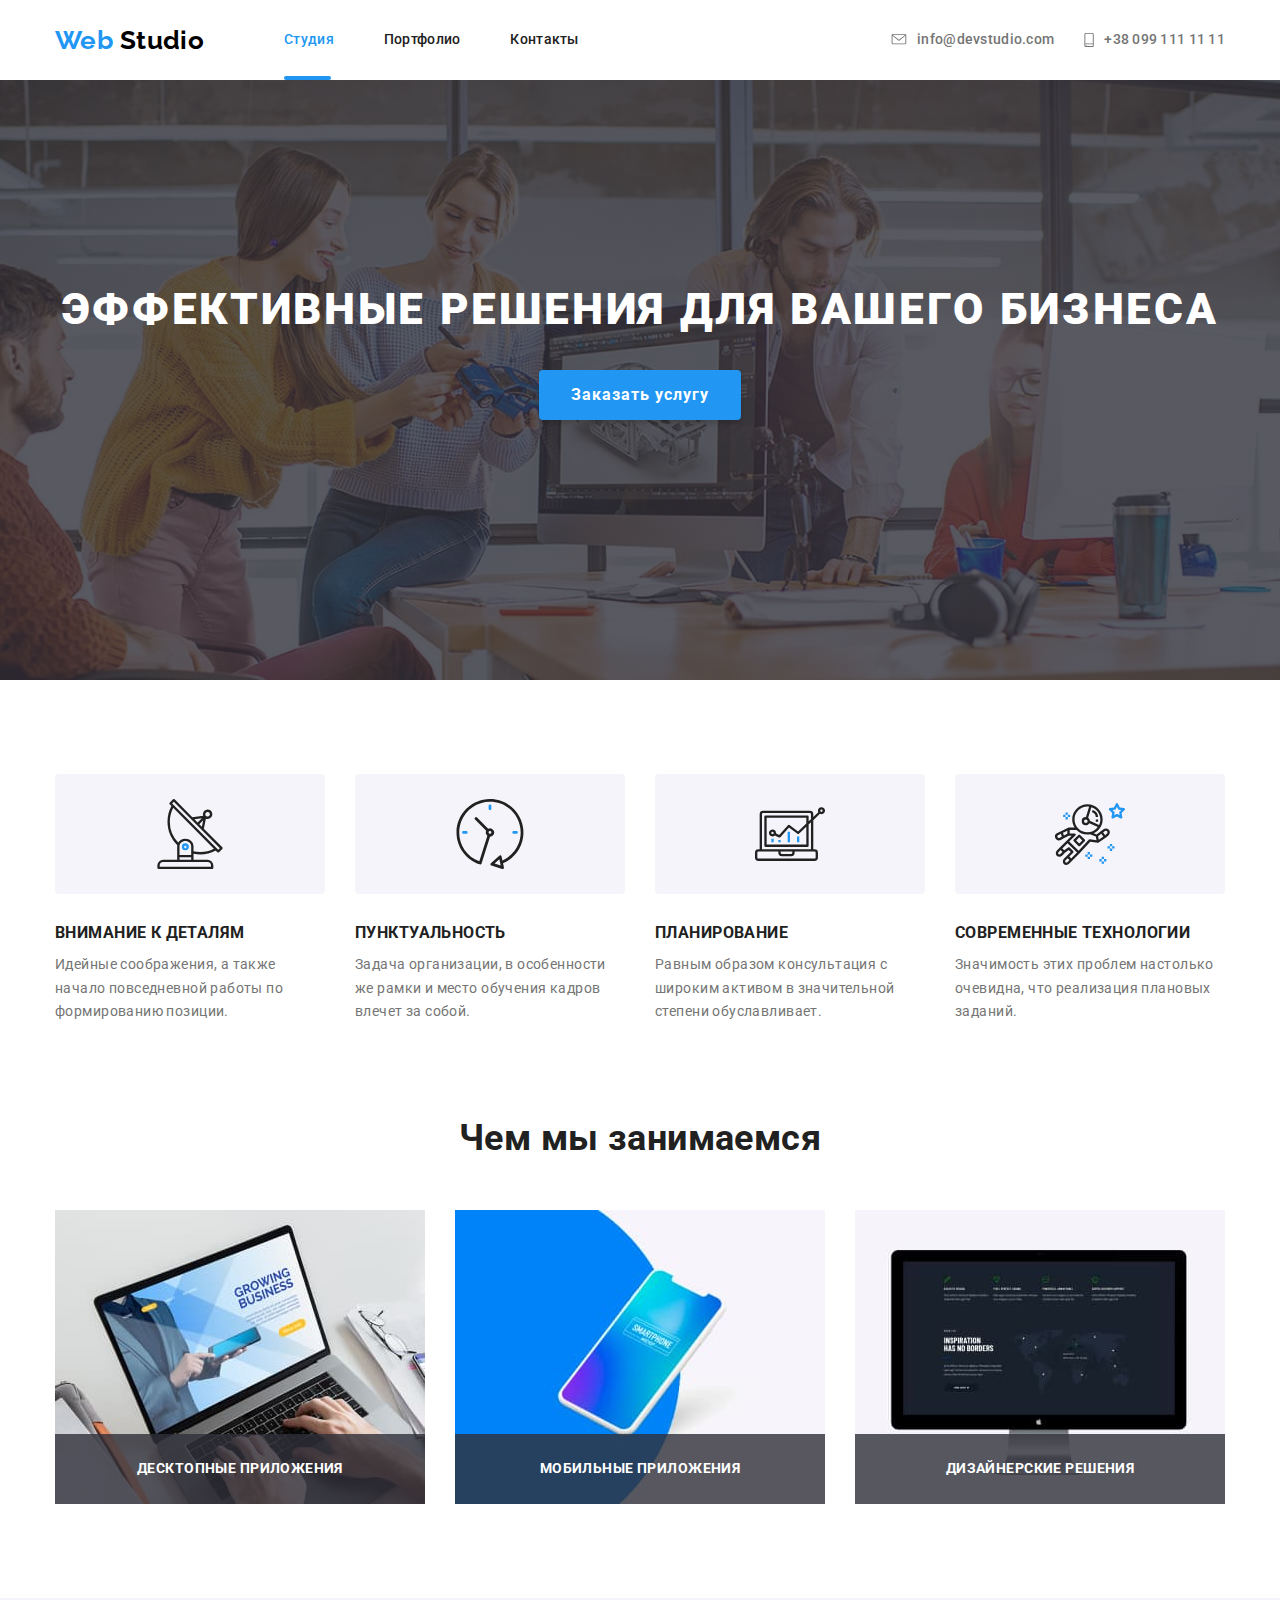
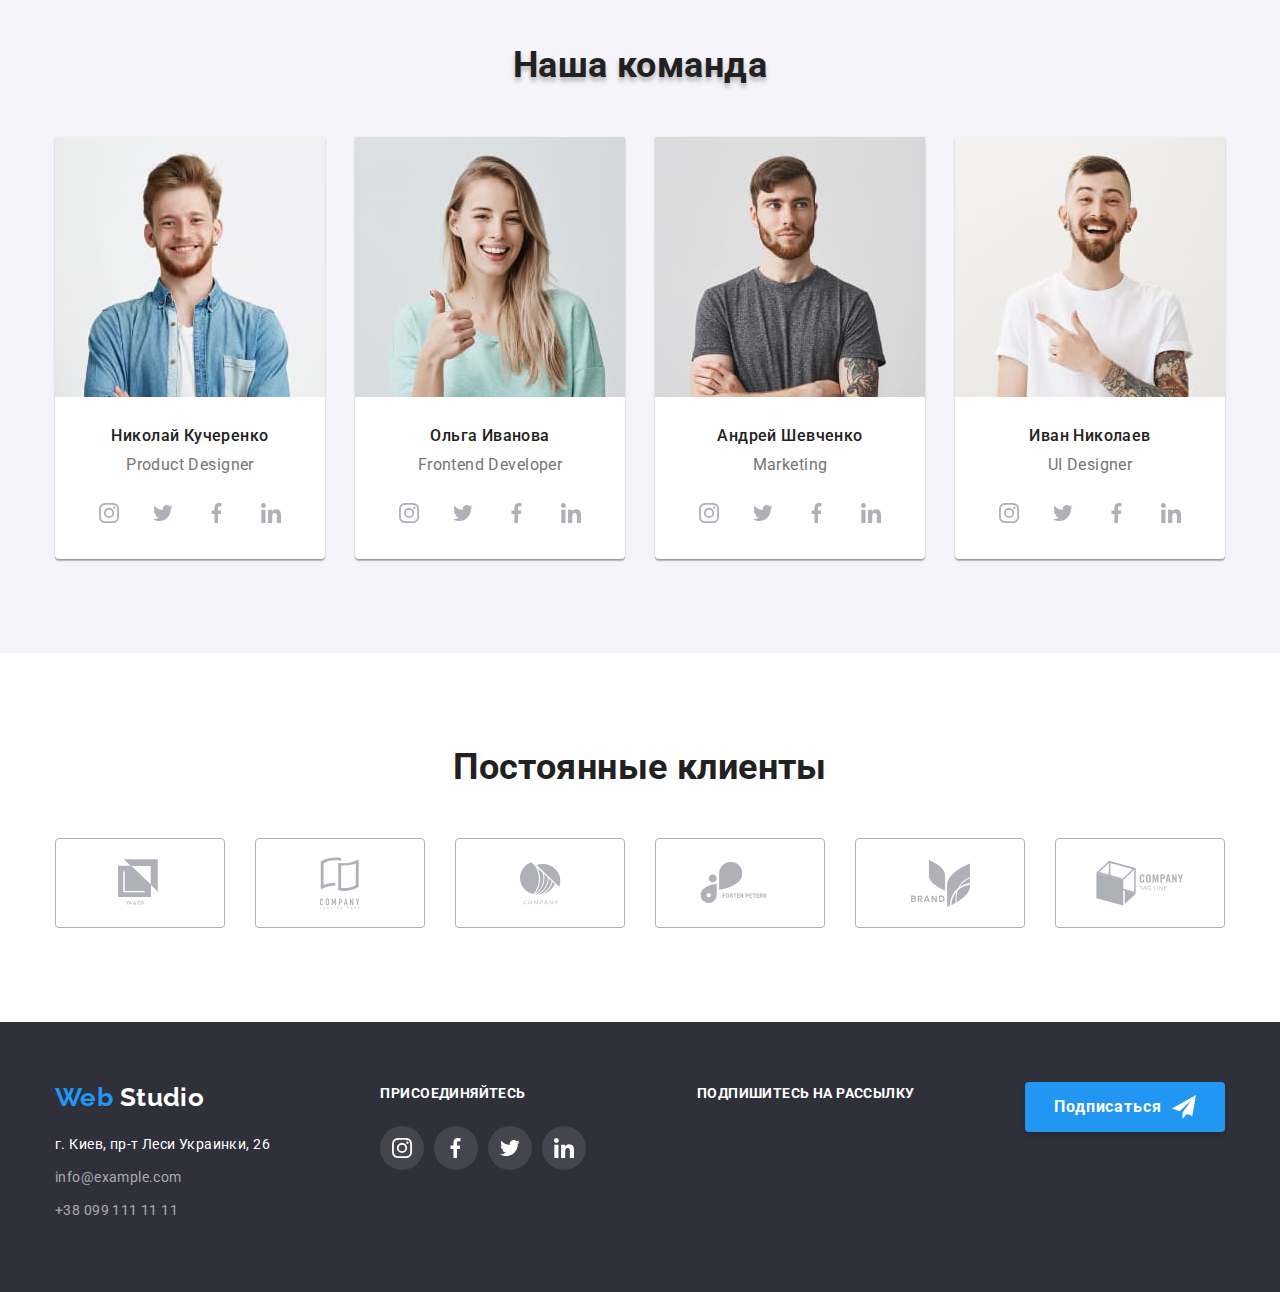
<file: index.html>
<!DOCTYPE html>
<html lang="ru">
  <head>
    <meta charset="UTF-8" />
    <meta name="viewport" content="width=device-width, initial-scale=1.0" />
    <title>Веб Студия</title>
    <link
      href="https://fonts.googleapis.com/css2?family=Raleway&family=Roboto:wght@400;500;700;900&display=swap"
      rel="stylesheet"
    />
    <link
      rel="stylesheet"
      href="https://cdnjs.cloudflare.com/ajax/libs/modern-normalize/0.6.0/modern-normalize.min.css"
    />
    <link rel="stylesheet" href="./css/styles.css" />
  </head>
  <body>
    <!--Шапка-->

    <header>
      <div class="container main-nav">
        <nav>
          <a class="logo link" lang="en" href="./index.html">
            <span class="logo-web">Web</span> Studio
          </a>

          <ul class="site-nav list">
            <li class="item">
              <a class="link current" href="./index.html">Студия</a>
            </li>
            <li class="item">
              <a class="link" href="./portfolio.html">Портфолио</a>
            </li>
            <li class="item"><a class="link" href="">Контакты</a></li>
          </ul>
        </nav>

        <address class="address-nav">
          <ul class="address list">
            <li class="item">
              <a class="link" href="mailto:info@devstudio.com"
                ><svg class="email-svg">
                  <use href="./images/sprite2.svg#email"></use>
                </svg>
                info@devstudio.com</a
              >
            </li>
            <li class="item">
              <a class="link" href="tel:+380991111111">
                <svg class="phone-svg">
                  <use href="./images/sprite2.svg#smartphone"></use>
                </svg>
                +38 099 111 11 11</a
              >
            </li>
          </ul>
        </address>
      </div>
    </header>

    <main>
      <section class="hero">
        <div class="container">
          <!--Главное-->
          <h1 class="hero-title">
            Эффективные решения для вашего бизнеса
          </h1>
          <button class="order-button button">Заказать услугу</button>
        </div>
      </section>

      <section class="about">
        <div class="container">
          <!--О нас-->
          <h2 hidden>О нас</h2>
          <ul class="about-list list">
            <li class="items icon-antenna">
              <div class="about-svg">
                <svg class="about-items-svg">
                  <use href="./images/sprite2.svg#antenna"></use>
                </svg>
              </div>
              <h3 class="title">Внимание к деталям</h3>

              <p class="about-list-text">
                Идейные соображения, а также начало повседневной работы по
                формированию позиции.
              </p>
            </li>

            <li class="items icon-clock">
              <div class="about-svg">
                <svg class="about-items-svg">
                  <use href="./images/sprite2.svg#clock"></use>
                </svg>
              </div>
              <h3 class="title">Пунктуальность</h3>
              <p class="about-list-text">
                Задача организации, в особенности же рамки и место обучения
                кадров влечет за собой.
              </p>
            </li>
            <li class="items icon-diagram">
              <div class="about-svg">
                <svg class="about-items-svg">
                  <use href="./images/sprite2.svg#diagram"></use>
                </svg>
              </div>
              <h3 class="title">Планирование</h3>
              <p class="about-list-text">
                Равным образом консультация с широким активом в значительной
                степени обуславливает.
              </p>
            </li>
            <li class="items icon-astrounavt">
              <div class="about-svg">
                <svg class="about-items-svg">
                  <use href="./images/sprite2.svg#astronaut"></use>
                </svg>
              </div>
              <h3 class="title">Современные технологии</h3>
              <p class="about-list-text">
                Значимость этих проблем настолько очевидна, что реализация
                плановых заданий.
              </p>
            </li>
          </ul>
        </div>
      </section>

      <section class="section">
        <div class="container">
          <!--Чем занимаемся-->
          <h2 class="section-title">Чем мы занимаемся</h2>
          <ul class="section-list list">
            <li class="item">
              <img
                src="./images/desktop.jpg"
                alt="Компьютер"
                width="370"
                height="294"
              />
              <h3 class="section-name">Десктопные приложения</h3>
            </li>
            <li class="item">
              <img
                src="./images/mobile.jpg"
                alt="Смартфон"
                width="370"
                height="294"
              />
              <h3 class="section-name">Мобильные приложения</h3>
            </li>
            <li class="item">
              <img
                src="./images/design.jpg"
                alt="Картинка"
                width="370"
                height="294"
              />
              <h3 class="section-name">Дизайнерские решения</h3>
            </li>
          </ul>
        </div>
      </section>
      <!-- Team -->

      <section class="team">
        <div class="container">
          <h2 class="team-title">Наша команда</h2>
          <ul class="team-list list">
            <li class="item">
              <img
                class="foto-team"
                src="./images/team1.jpg"
                alt="Николай Кучеренко"
                width="270"
                height="260"
              />
              <h3 class="team-name">Николай Кучеренко</h3>
              <p lang="en" class="team-position">Product Designer</p>

              <ul class="team-item list">
                <li>
                  <a href="" aria-label="инстаграмм"
                    ><svg class="team-svg">
                      <use href="./images/sprite2.svg#instagram"></use>
                    </svg>
                  </a>
                </li>
                <li>
                  <a href="" aria-label="твиттер"
                    ><svg class="team-svg">
                      <use href="./images/sprite2.svg#twitter"></use>
                    </svg>
                  </a>
                </li>
                <li>
                  <a href="" aria-label="фейсбук"
                    ><svg class="team-svg">
                      <use href="./images/sprite2.svg#facebook"></use>
                    </svg>
                  </a>
                </li>
                <li>
                  <a href="" aria-label="линкедин"
                    ><svg class="team-svg">
                      <use href="./images/sprite2.svg#linkedin"></use>
                    </svg>
                  </a>
                </li>
              </ul>
            </li>
            <li class="item">
              <img
                class="foto-team"
                src="./images/team2.jpg"
                alt="Ольга Иванова"
                width="270"
                height="260"
              />
              <h3 class="team-name">Ольга Иванова</h3>
              <p lang="en" class="team-position">Frontend Developer</p>
              <ul class="team-item list">
                <li>
                  <a href="" aria-label="инстаграмм"
                    ><svg class="team-svg">
                      <use href="./images/sprite2.svg#instagram"></use>
                    </svg>
                  </a>
                </li>
                <li>
                  <a href="" aria-label="твиттер"
                    ><svg class="team-svg">
                      <use href="./images/sprite2.svg#twitter"></use>
                    </svg>
                  </a>
                </li>
                <li>
                  <a href="" aria-label="фейсбук"
                    ><svg class="team-svg">
                      <use href="./images/sprite2.svg#facebook"></use>
                    </svg>
                  </a>
                </li>
                <li>
                  <a href="" aria-label="линкедин"
                    ><svg class="team-svg">
                      <use href="./images/sprite2.svg#linkedin"></use>
                    </svg>
                  </a>
                </li>
              </ul>
            </li>
            <li class="item">
              <img
                class="foto-team"
                src="./images/team3.jpg"
                alt="Андрей Шевченко"
                width="270"
                height="260"
              />
              <h3 class="team-name">Андрей Шевченко</h3>
              <p lang="en" class="team-position">Marketing</p>
              <ul class="team-item list">
                <li>
                  <a href="" aria-label="инстаграмм"
                    ><svg class="team-svg">
                      <use href="./images/sprite2.svg#instagram"></use>
                    </svg>
                  </a>
                </li>
                <li>
                  <a href="" aria-label="твиттер"
                    ><svg class="team-svg">
                      <use href="./images/sprite2.svg#twitter"></use>
                    </svg>
                  </a>
                </li>
                <li>
                  <a href="" aria-label="фейсбук"
                    ><svg class="team-svg">
                      <use href="./images/sprite2.svg#facebook"></use>
                    </svg>
                  </a>
                </li>
                <li>
                  <a href="" aria-label="линкедин"
                    ><svg class="team-svg">
                      <use href="./images/sprite2.svg#linkedin"></use>
                    </svg>
                  </a>
                </li>
              </ul>
            </li>
            <li class="item">
              <img
                class="foto-team"
                src="./images/team4.jpg"
                alt="Иван Николаев"
                width="270"
                height="260"
              />
              <h3 class="team-name">Иван Николаев</h3>
              <p lang="en" class="team-position">UI Designer</p>
              <ul class="team-item list">
                <li>
                  <a href="" aria-label="инстаграмм"
                    ><svg class="team-svg">
                      <use href="./images/sprite2.svg#instagram"></use>
                    </svg>
                  </a>
                </li>
                <li>
                  <a href="" aria-label="твиттер"
                    ><svg class="team-svg">
                      <use href="./images/sprite2.svg#twitter"></use>
                    </svg>
                  </a>
                </li>
                <li>
                  <a href="" aria-label="фейсбук"
                    ><svg class="team-svg">
                      <use href="./images/sprite2.svg#facebook"></use>
                    </svg>
                  </a>
                </li>
                <li>
                  <a href="" aria-label="линкедин"
                    ><svg class="team-svg">
                      <use href="./images/sprite2.svg#linkedin"></use>
                    </svg>
                  </a>
                </li>
              </ul>
            </li>
          </ul>
        </div>
      </section>

      <section class="clients">
        <div class="container">
          <!--Постоянные клиенты-->
          <h2 class="clients-title">Постоянные клиенты</h2>
          <ul class="clients-list list">
            <li>
              <a href="" aria-label="логотип компании 1"
                ><svg class="clients-svg" width="44" height="49">
                  <use href="./images/sprite2.svg#logo1"></use>
                </svg>
              </a>
            </li>
            <li>
              <a href="" aria-label="логотип компании 2"
                ><svg class="clients-svg" width="40" height="52">
                  <use href="./images/sprite2.svg#logo2"></use>
                </svg>
              </a>
            </li>
            <li>
              <a href="" aria-label="логотип компании 3"
                ><svg class="clients-svg" width="41" height="43">
                  <use href="./images/sprite2.svg#logo3"></use>
                </svg>
              </a>
            </li>
            <li>
              <a href="" aria-label="логотип компании 4"
                ><svg class="clients-svg" width="80" height="42">
                  <use href="./images/sprite2.svg#logo4"></use>
                </svg>
              </a>
            </li>
            <li>
              <a href="" aria-label="логотип компании 5"
                ><svg class="clients-svg" width="59" height="47">
                  <use href="./images/sprite2.svg#logo5"></use>
                </svg>
              </a>
            </li>
            <li>
              <a href="" aria-label=" логотип компании 6"
                ><svg class="clients-svg" width="88" height="45">
                  <use href="./images/sprite2.svg#logo6"></use>
                </svg>
              </a>
            </li>
          </ul>
        </div>
      </section>
    </main>
    <!--футер-->

    <!--футер-->
    <footer>
      <div class="container footer">
        <div class="logo-address">
          <a class="logo-down link" href="./index.html" lang="en">
            <span class="logo-web-down">Web</span> Studio
          </a>

          <address class="address-footer">
            <ul class="address-footer-list list">
              <li class="address-town">
                г. Киев, пр-т Леси Украинки, 26
              </li>
              <li class="address-mail-phone">
                <a class="link" href="mailto:info@example.com"
                  >info@example.com</a
                >
              </li>
              <li class="address-mail-phone">
                <a class="link" href="tel:+380991111111">+38 099 111 11 11</a>
              </li>
            </ul>
          </address>
        </div>

        <div class="social">
          <b>присоединяйтесь</b>
          <ul class="footer-items list">
            <li>
              <a href="" aria-label="инстаграмм"
                ><svg class="team-svg">
                  <use href="./images/sprite2.svg#instagram1"></use>
                </svg>
              </a>
            </li>
            <li>
              <a href="" aria-label="твиттер"
                ><svg class="team-svg">
                  <use href="./images/sprite2.svg#twitter1"></use>
                </svg>
              </a>
            </li>
            <li>
              <a href="" aria-label="фейсбук"
                ><svg class="team-svg">
                  <use href="./images/sprite2.svg#facebook1"></use>
                </svg>
              </a>
            </li>
            <li>
              <a href="" aria-label="линкедин"
                ><svg class="team-svg">
                  <use href="./images/sprite2.svg#linkedin1"></use>
                </svg>
              </a>
            </li>
          </ul>
        </div>
        <div class="subscribe">
          <b>Подпишитесь на рассылку</b>
        </div>

        <button class="down-button button">
          Подписаться

          <svg class="icon-sign">
            <use href="./images/sprite2.svg#send"></use>
          </svg>
        </button>
      </div>
    </footer>
  </body>
</html>
</file>
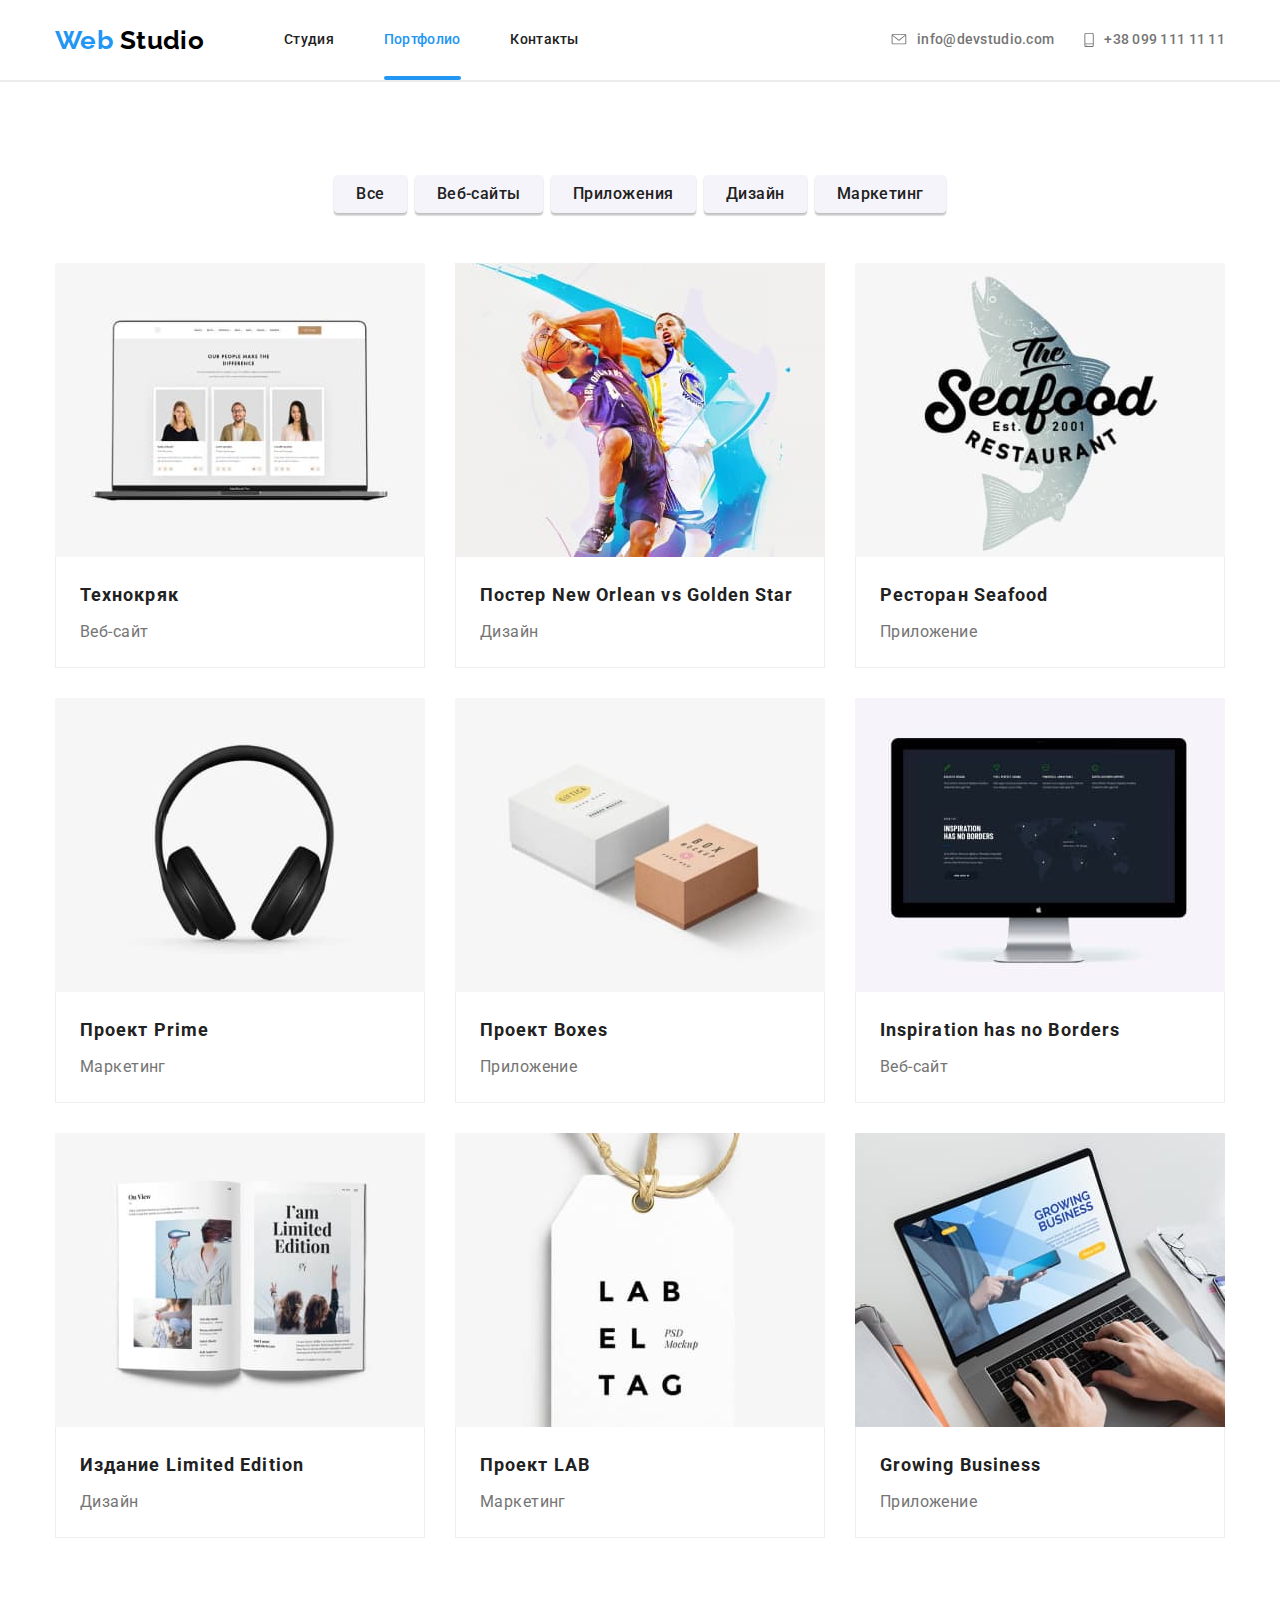
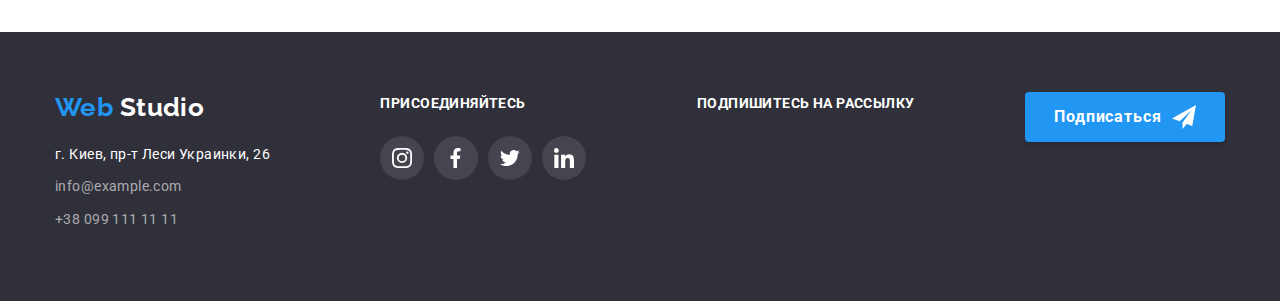
<file: portfolio.html>
<!DOCTYPE html>
<html lang="ru">

<head>
  <meta charset="UTF-8" />
  <meta name="viewport" content="width=device-width, initial-scale=1.0" />
  <title>Веб Студия</title>
  <link href="https://fonts.googleapis.com/css2?family=Raleway&family=Roboto:wght@400;500;700;900&display=swap"
    rel="stylesheet" />
  <link rel="stylesheet"
    href="https://cdnjs.cloudflare.com/ajax/libs/modern-normalize/0.6.0/modern-normalize.min.css" />
  <link rel="stylesheet" href="./css/styles.css" />
</head>

<body>
  <!--Шапка-->

  <!--Шапка-->
  
  <header class="header-page">
    <div class="container main-nav">
      <nav>
        <a class="logo link" lang="en" href="./index.html">
          <span class="logo-web">Web</span> Studio
        </a>
  
        <ul class="site-nav list">
          <li class="item"><a class="link" href="./index.html">Студия</a></li>
          <li class="item">
            <a class="current-portfolio link current" href="./portfolio.html">Портфолио</a>
          </li>
          <li class="item"><a class="link" href="">Контакты</a></li>
        </ul>
      </nav>
  
      <address class="address-nav">
        <ul class="address list">
          <li class="item">
            <!-- <img src="./images/email.svg" alt="почта" /> -->
  
            <a class="link" href="mailto:info@devstudio.com"><svg class="email-svg">
                <use href="./images/sprite2.svg#email"></use>
              </svg>
              info@devstudio.com</a>
          </li>
          <li class="item">
            <!-- <img src="./images/smartphone.svg" alt="телефон" /> -->
            <a class="link" href="tel:+380991111111">
              <svg class="phone-svg">
                <use href="./images/sprite2.svg#smartphone"></use>
              </svg>
              +38 099 111 11 11</a>
          </li>
        </ul>
      </address>
    </div>
  </header>

    <main>
      <section class="projects">
        <div class="container">
        <h1 hidden>Наши работы</h1>

        <ul class="projects-button list">
          <li class="portfolio-button"><button type="button"> Все</button></li>
          <li class="portfolio-button"><button type="button">Веб-сайты</button></li>
          <li class="portfolio-button"><button type="button">Приложения</button></li>
          <li class="portfolio-button"><button type="button">Дизайн</button></li>
          <li class="portfolio-button"><button type="button">Маркетинг</button></li>
        </ul>
        
        <ul class="project-work list">
         
        <li class="item">
          <a class="link" href="">
        
            <div class="overlay-image-wrapper">
              <img class="image-project" src="./images/platforma.jpg" alt="Ноутбук" width="370" height="294" />
              <div class="overlay">
                <p class="projects-description">
                  Технокряк это современная площадка распространения коронавируса.
                  Компании используют эту платформу для цифрового шпионажа и атак
                  на защищённые сервера конкурентов.
                </p>
              </div>
            </div>
        
        
            <div class="effect-item">
              <h2 class="projects-name">Технокряк</h2>
              <p class="projects-service">Веб-сайт</p>
            </div>
        
          </a>
        </li>
        <li class="item">
          <a class="link" href="">
        
            <div class="overlay-image-wrapper">
              <img class="image-project" src="./images/football.jpg" alt="Футболисты" width="370" height="294" />
              <div class="overlay">
                <p class="projects-description">
                  Технокряк это современная площадка распространения коронавируса.
                  Компании используют эту платформу для цифрового шпионажа и атак
                  на защищённые сервера конкурентов.
                </p>
              </div>
            </div>
        
            <div class="effect-item">
              <h2 class="projects-name">Постер New Orlean vs Golden Star</h2>
              <p class="projects-service">Дизайн</p>
            </div>
          </a>
        </li>
        <li class="item">
          <a class="link" href="">
        
            <div class="overlay-image-wrapper">
              <img class="image-project" src="./images/seafood.jpg" alt="Логотип ресторана" width="370" height="294" />
              <div class="overlay">
                <p class="projects-description">
                  Технокряк это современная площадка распространения коронавируса.
                  Компании используют эту платформу для цифрового шпионажа и атак
                  на защищённые сервера конкурентов.
                </p>
              </div>
            </div>
            <div class="effect-item">
              <h2 class="projects-name">Ресторан Seafood</h2>
              <p class="projects-service">Приложение</p>
            </div>
          </a>
        </li>
        <li class="item">
          <a class="link" href="">
        
            <div class="overlay-image-wrapper">
              <img class="image-project" src="./images/prime.jpg" alt="Наушники" width="370" height="294" />
              <div class="overlay">
                <p class="projects-description">
                  Технокряк это современная площадка распространения коронавируса.
                  Компании используют эту платформу для цифрового шпионажа и атак
                  на защищённые сервера конкурентов.
                </p>
              </div>
            </div>
            <div class="effect-item">
              <h2 class="projects-name">Проект Prime</h2>
              <p class="projects-service">Маркетинг</p>
            </div>
          </a>
        </li>
        <li class="item">
          <a class="link" href="">
        
            <div class="overlay-image-wrapper">
              <img class="image-project" src="./images/boxes.jpg" alt="Коробки" width="370" height="294" />
              <div class="overlay">
                <p class="projects-description">
                  Технокряк это современная площадка распространения коронавируса.
                  Компании используют эту платформу для цифрового шпионажа и атак
                  на защищённые сервера конкурентов.
                </p>
              </div>
            </div>
            <div class="effect-item">
              <h2 class="projects-name">Проект Boxes</h2>
              <p class="projects-service">Приложение</p>
            </div>
          </a>
        </li>
        <li class="item">
          <a class="link" href="">
        
            <div class="overlay-image-wrapper">
              <img class="image-project" src="./images/inspiration.jpg" alt="Монитор" width="370" height="294" />
              <div class="overlay">
                <p class="projects-description">
                  Технокряк это современная площадка распространения коронавируса.
                  Компании используют эту платформу для цифрового шпионажа и атак
                  на защищённые сервера конкурентов.
                </p>
              </div>
            </div>
            <div class="effect-item">
              <h2 class="projects-name">Inspiration has no Borders</h2>
              <p class="projects-service">Веб-сайт</p>
            </div>
          </a>
        </li>
        <li class="item">
          <a class="link" href="">
        
            <div class="overlay-image-wrapper">
              <img class="image-project" src="./images/edition.jpg" alt="Книга" width="370" height="294" />
              <div class="overlay">
                <p class="projects-description">
                  Технокряк это современная площадка распространения коронавируса.
                  Компании используют эту платформу для цифрового шпионажа и атак
                  на защищённые сервера конкурентов.
                </p>
              </div>
            </div>
            <div class="effect-item">
              <h2 class="projects-name">Издание Limited Edition</h2>
              <p class="projects-service">Дизайн</p>
            </div>
          </a>
        </li>
        <li class="item">
          <a class="link" href="">
        
            <div class="overlay-image-wrapper">
              <img class="image-project" src="./images/lab-tag.jpg" alt="Эмблема" width="370" height="294" />
              <div class="overlay">
                <p class="projects-description">
                  Технокряк это современная площадка распространения коронавируса.
                  Компании используют эту платформу для цифрового шпионажа и атак
                  на защищённые сервера конкурентов.
                </p>
              </div>
            </div>
        
            <div class="effect-item">
              <h2 class="projects-name">Проект LAB</h2>
              <p class="projects-service">Маркетинг</p>
            </div>
          </a>
        </li>
        <li class="item">
          <a class="link" href="">
        
            <div class="overlay-image-wrapper">
              <img class="image-project" src="./images/bussiness.jpg" alt="Человек с ноутбуком" width="370" height="294" />
              <div class="overlay">
                <p class="projects-description">
                  Технокряк это современная площадка распространения коронавируса.
                  Компании используют эту платформу для цифрового шпионажа и атак
                  на защищённые сервера конкурентов.
                </p>
              </div>
            </div>
        
            <div class="effect-item">
              <h2 class="projects-name">Growing Business</h2>
              <p class="projects-service">Приложение</p>
            </div>
          </a>
        </li>
          </div>
        </ul>
        
      </section>
    </main>
  <!--футер-->
  <footer>
    <div class="container footer">
      <div class="logo-address">
        <a class="logo-down link" href="./index.html" lang="en">
          <span class="logo-web-down">Web</span> Studio
        </a>
  
        <address class="address-footer">
          <ul class="address-footer-list list">
            <li class="address-town">
              г. Киев, пр-т Леси Украинки, 26
            </li>
            <li class="address-mail-phone">
              <a class="link" href="mailto:info@example.com">info@example.com</a>
            </li>
            <li class="address-mail-phone">
              <a class="link" href="tel:+380991111111">+38 099 111 11 11</a>
            </li>
          </ul>
        </address>
      </div>
  
      <div class="social">
        <b>присоединяйтесь</b>
        <ul class="footer-items list">
          <li>
            <a href="" aria-label="инстаграмм"><svg class="team-svg">
                <use href="./images/sprite2.svg#instagram1"></use>
              </svg>
            </a>
          </li>
          <li>
            <a href="" aria-label="твиттер"><svg class="team-svg">
                <use href="./images/sprite2.svg#twitter1"></use>
              </svg>
            </a>
          </li>
          <li>
            <a href="" aria-label="фейсбук"><svg class="team-svg">
                <use href="./images/sprite2.svg#facebook1"></use>
              </svg>
            </a>
          </li>
          <li>
            <a href="" aria-label="линкедин"><svg class="team-svg">
                <use href="./images/sprite2.svg#linkedin1"></use>
              </svg>
            </a>
          </li>
        </ul>
      </div>
      <div class="subscribe">
        <b>Подпишитесь на рассылку</b>
      </div>
  
      <button class="down-button button">
        Подписаться
  
        <svg class="icon-sign">
          <use href="./images/sprite2.svg#send"></use>
        </svg>
      </button>
    </div>
  </footer>
  </body>
  
  </html>
</file>
<file: css/styles.css>
:root {
  --primary-text-color: #757575;
  --title-text-color: #212121;
  --accent-color: #2196f3;
  --secondary-text-color: #ffffff;
  --main-font: 'Roboto', sans-serif;
  --second-font: Raleway, sans-serif;
}
html {
  box-sizing: border-box;
}
*,
*::before,
* ::after {
  box-sizing: inherit;
}
body {
  background-color: #ffffff; /* background: #E5E5E5; */
  color: var(--primary-text-color);
  font-family: var(--main-font);
  letter-spacing: 0.03em;
  font-size: 14px;
  line-height: 1.71;
}
section {
  padding-top: 47px;
  padding-bottom: 94px;
}
.container {
  width: 1200px;
  padding-left: 15px;
  padding-right: 15px;
  margin: auto;
}

/* .list */
.list {
  list-style: none;
  padding: 0px;
  margin: 0px;
}
/*   .link  */
.link {
  text-decoration: none;
  display: block;
}
img {
  display: block;
}
/*color: #FFFFFF;
color: #212121;Чем мы занимаемся
color: #757575;  Внимание к деталям-down
color: #FFFFFF;Десктопные приложения
color: #2196F3; Web Studio
*/
/* header */
header {
  background: #ffffff;
}
.header-page::after {
  display: block;
  content: ' ';
  border: 1px solid #ececec;
  padding: 0px;
  bottom: 0px;
}
/* logo */

.logo {
  color: #000000;
  font-family: var(--second-font);
  font-style: normal;
  font-weight: bold;
  font-size: 26px;
  line-height: 1.19;
  margin-right: 80px;
}
.logo-web {
  color: var(--accent-color);
}
.logo-down {
  font-family: var(--second-font);
  font-style: normal;
  font-weight: bold;
  font-size: 26px;
  line-height: 1.19;
  color: var(--secondary-text-color);
  margin-bottom: 20px;
}
.logo-web-down {
  color: var(--accent-color);
}

/* site-nav */

.main-nav,
.main-nav nav {
  display: flex;
  align-items: center;
  justify-content: space-between;
}

.site-nav {
  display: flex;
}
/* .site-nav li:last-child {
  margin-right: 0px;
}*/
/* применяется ко всем кроме первого соседа */
.site-nav .item + .item {
  margin-left: 50px;
}

.site-nav .link {
  display: block;
  padding-top: 32px;
  padding-bottom: 32px;
  position: relative;

  color: var(--title-text-color);

  letter-spacing: 0.02em;
  font-weight: 500;
  font-size: 14px;
  line-height: 1.14;
  cursor: pointer;
  transition: color 250ms cubic-bezier(0.4, 0, 0.2, 1);
}
.site-nav .link:hover,
.site-nav .link:focus {
  color: var(--accent-color);
}
.site-nav .current {
  color: var(--accent-color);
}

.item .current::after {
  display: flex;
  width: 47px;
  height: 4px;
  content: ' ';
  background-color: var(--accent-color);
  position: absolute;
  margin-top: 28px;
  margin-right: auto;
  margin-left: auto;
  border-radius: 2px;
}
.item .current-portfolio::after {
  width: 77px;
}

/* address  */
.address {
  display: flex;
  margin-left: auto;
}
.address .item + .item {
  margin-left: 30px;
}
.address .link {
  display: flex;
}
.email-svg {
  width: 16px;
  height: 11px;
  display: flex;
  fill: #757575;
  margin-right: 10px;
  align-items: center;
  padding: 0px;
  transition: fill 250ms cubic-bezier(0.4, 0, 0.2, 1);
}
a:hover .email-svg,
a:focus .email-svg {
  fill: var(--accent-color);
}

.phone-svg {
  width: 10px;
  height: 14px;
  display: block;
  fill: #757575;
  margin-right: 10px;
  align-items: center;
  transition: fill 250ms cubic-bezier(0.4, 0, 0.2, 1);
}
a:hover .phone-svg,
a:focus .phone-svg {
  fill: var(--accent-color);
}

.address-nav a {
  color: #757575;
  letter-spacing: 0.02em;
  font-weight: 500;
  font-size: 14px;
  line-height: 1.14;
  font-style: normal;
  align-items: center;
}
.address-nav a:focus,
.address-nav a:hover {
  color: var(--accent-color);
}

/* hero  */
.hero {
  text-align: center;
  padding-top: 200px;
  padding-bottom: 200px;
  background-color: rgba(47, 48, 58, 0.8);
  background-image: linear-gradient(
      to right,
      rgba(47, 48, 58, 0.8),
      rgba(47, 48, 58, 0.8)
    ),
    url('../images/header.jpg');
  max-width: 1600px;
  height: 600px;
  margin-left: auto;
  margin-right: auto;
  background-repeat: no-repeat;
  background-size: cover;
  background-position: center;
}
.hero-title {
  color: var(--secondary-text-color);
  font-weight: 900;
  font-size: 44px;
  line-height: 1.36;
  letter-spacing: 0.06em;
  text-transform: uppercase;
  margin-bottom: 30px;
  margin-top: 0px;
}
/* Чем мы занимаемся- Постоянные клиенты */

.section-list {
  display: flex;
}
.section-list .item:not(:last-child) {
  margin-right: 30px;
}
.section-list li {
  position: relative;
}
.clients {
  padding-top: 94px;
}

.clients-list li a {
  width: 170px;
  height: 90px;
  border: 1px solid #afb1b8;
  box-sizing: border-box;
  border-radius: 4px;
  display: flex;
  justify-content: center;
  cursor: pointer;
  align-items: center;
  transition: border 250ms cubic-bezier(0.4, 0, 0.2, 1);
}

.clients-list li a:hover,
.clients-list li a:focus {
  border: 1px solid var(--accent-color);
}
.clients-svg {
  fill: #afb1b8;
  transition: fill 250ms cubic-bezier(0.4, 0, 0.2, 1);
}

a:hover .clients-svg {
  fill: var(--accent-color);
}

.clients-list {
  display: flex;
  justify-content: space-between;
}

.clients-list li:not(:last-child) {
  margin-right: 30px;
}

.section-title,
.clients-title {
  color: var(--title-text-color);
  font-weight: bold;
  font-size: 36px;
  line-height: 1.16;
  text-align: center;
  margin-bottom: 50px;
  margin-top: 0px;
}

/* Чем мы занимaемся-список */

.section .section-name {
  color: var(--secondary-text-color);
  font-weight: bold;
  font-size: 14px;
  line-height: 1.14;
  text-transform: uppercase;
  background: rgba(47, 48, 58, 0.8);
  margin: 0px;
  display: flex;
  width: 370px;
  height: 70px;
  align-items: center;
  justify-content: center;
  position: absolute;
  bottom: 0px;
}

/* buttons */
.button {
  color: white;
  background-color: var(--accent-color);
  font-family: inherit;
  font-weight: bold;
  font-size: 16px;
  line-height: 1.87;

  align-items: center;
  text-align: center;
  letter-spacing: 0.06em;
  border-radius: 4px;
  box-shadow: 0px 4px 4px rgba(0, 0, 0, 0.15);
  border: 0px;
}
.down-button {
  display: flex;
  height: 50px;
  width: 200px;
  justify-content: center;
}

.portfolio-button button {
  padding: 6px 22px;
  background-color: #f5f4fa;
  border-radius: 4px;
  border-style: none;
  font-family: inherit;
  font-weight: 500;
  font-size: 16px;
  line-height: 1.62;
  text-align: center;
  letter-spacing: 0.03em;
  color: var(--title-text-color);
  box-shadow: 0px 2px 2px rgba(0, 0, 0, 0.12), 0px 1px 2px rgba(0, 0, 0, 0.08),
    0px 3px 1px rgba(0, 0, 0, 0.1);
  transition: color 250ms cubic-bezier(0.4, 0, 0.2, 1),
    background-color 250ms cubic-bezier(0.4, 0, 0.2, 1);
}
.projects-button .portfolio-button:not(:last-child) {
  margin-right: 8px;
}

.projects-button {
  display: flex;
  justify-content: center;
}

.projects-button {
  margin-bottom: 50px;
}
.order-button {
  padding: 10px 32px;
  min-width: 200px;
}
/*    about*/
.about {
  padding-top: 94px;
  padding-bottom: 47px;
}

.about .title {
  color: var(--title-text-color);
  font-weight: bold;
  line-height: 1.14;
  text-transform: uppercase;
  margin: 0px 0px 10px 0px;
}
.about-list {
  display: flex;
}

.about-svg {
  background-color: #f5f4fa;
  border-radius: 4px;
  display: flex;
  width: 270px;
  height: 120px;
  align-items: center;
  justify-content: center;
  margin-bottom: 30px;
}
.about-items-svg {
  width: 70px;
  height: 70px;
}

/*.about-list .items::before {
  content: '';
  display: block;
  height: 120px;
  background-size: 70px;
  background-repeat: no-repeat;
  background-color: red;
  border-radius: 4px;
  margin-bottom: 30px;
  background-position: center;
}

.icon-antenna::before {
  background-image: url(../images/antenna.svg);
}
.icon-clock::before {
  background-image: url(../images/clock.svg);
}
.icon-diagram::before {
  background-image: url(../images/diagram.svg);
}
.icon-astrounavt::before {
  background-image: url(../images/astronaut.svg);
} */

.about-list .items:not(:last-child) {
  margin-right: 30px;
}
.about-list-text {
  margin: 0px;
  width: 270px;
}

/* team */
.team {
  background-color: #f5f4fa;
  padding-bottom: 94px;
}

.team .team-title {
  color: var(--title-text-color);
  font-weight: bold;
  font-size: 36px;
  line-height: 1.16;
  text-align: center;
  text-shadow: 0px 4px 4px rgba(0, 0, 0, 0.25);
  margin-bottom: 50px;
  margin-top: 0px;
}
.team-list {
  display: flex;
}
.team-list .item:not(:last-child) {
  margin-right: 30px;
}
.team-list .item {
  background-color: white;
  padding-bottom: 24px;
  box-shadow: 0px 2px 1px rgba(0, 0, 0, 0.2), 0px 1px 1px rgba(0, 0, 0, 0.14),
    0px 1px 3px rgba(0, 0, 0, 0.12);
  border-radius: 0px 0px 4px 4px;
}
.team-item {
  display: flex;
  /*padding: 16px 32px 24px 32px;*/
  justify-content: center;
}

.team-svg {
  width: 20px;
  height: 20px;
  display: block;
  fill: #afb1b8;
  transition: fill 250ms cubic-bezier(0.4, 0, 0.2, 1);
}
a:hover .team-svg {
  fill: #ffffff;
}
.team-item li a {
  display: flex;
  justify-content: center;
  align-items: center;
  width: 44px;
  height: 44px;
  border-radius: 50%;
  cursor: pointer;
  transition: background-color 250ms cubic-bezier(0.4, 0, 0.2, 1);
}
.team-item li a:hover,
.team-item li a:focus {
  background-color: var(--accent-color);
}

.team-item li:not(:last-child) {
  margin-right: 10px;
}

.team .team-name {
  color: var(--title-text-color);
  font-weight: 500;
  font-size: 16px;
  line-height: 1.18;
  margin-bottom: 10px;
  margin-top: 0px;
  text-align: center;
}

.team-position {
  font-size: 16px;
  line-height: 1.18;
  margin-top: 0px;
  text-align: center;
  margin-bottom: 16px;
}
.foto-team {
  margin-bottom: 30px;
}

/* footer + address */

.footer {
  display: flex;
  justify-content: space-between;

  padding-top: 60px;
  padding-bottom: 60px;
}

.address-town {
  color: var(--secondary-text-color);
  text-decoration: none;
  font-style: normal;
  margin-bottom: 9px;
}
.address-mail-phone a {
  text-decoration: none;
  font-style: normal;
  color: rgba(255, 255, 255, 0.6);
}
.address-mail-phone {
  margin-bottom: 9px;
}
b {
  font-weight: bold;
  color: var(--secondary-text-color);
  text-transform: uppercase;
}
/*  portfolio */
/* projects name  */

.projects {
  padding-top: 93px;
  padding-bottom: 94px;
}
.project-work {
  display: flex;
  flex-wrap: wrap;
}
.project-work li {
  position: relative;
}
.effect-item {
  display: block;
  padding: 20px 24px;
}

.project-work .effect-item {
  background: #ffffff;
  border-bottom: 1px solid #eeeeee;
  border-left: 1px solid #eeeeee;
  border-right: 1px solid #eeeeee;
}

.project-work .item {
  width: calc((100% - 60px) / 3);
  /* width:370px*/

  margin-right: 30px;
  margin-bottom: 30px;
}
.project-work .item:nth-last-child(-n + 3) {
  margin-bottom: 0px;
}
.project-work .item:nth-child(3n) {
  margin-right: 0px;
}

.projects-name {
  font-weight: bold;
  font-size: 18px;
  line-height: 2;
  letter-spacing: 0.06em;
  color: var(--title-text-color);
  margin-top: 0px;
  margin-bottom: 4px;
}

.projects-service {
  font-size: 16px;
  line-height: 1.87;
  color: var(--primary-text-color);
  margin-top: 0px;
  margin-bottom: 0px;
}

.overlay {
  width: 100%;
  height: 100%;
  background-color: rgba(33, 150, 243, 0.9);
  position: absolute;
  top: 0px;
  left: 0px;
  opacity: 0;
  transform: translateY(+100%);
  transition: all 250ms cubic-bezier(0.4, 0, 0.2, 1);
}
.overlay-image-wrapper {
  position: relative;
  overflow: hidden;
}
.projects-description {
  font-size: 18px;
  line-height: 1.55;
  color: var(--secondary-text-color);
  margin: 0px;
  padding: 63px 24px;
  position: absolute;
  margin: 0px;
}
.project-work li {
  position: relative;
}
.project-work a:hover .overlay {
  opacity: 1;
  transform: translateY(0%);
}

.project-work a:hover {
  box-shadow: 1px 4px 6px rgba(0, 0, 0, 0.16), 0px 4px 4px rgba(0, 0, 0, 0.06),
    0px 1px 1px rgba(0, 0, 0, 0.12);
}

/*.projects-button {
  font-family: inherit;
  font-weight: 500;
  font-size: 16px;
  line-height: 1.62;
  text-align: center;
  letter-spacing: 0.03em;
  color: var(--title-text-color);
  margin-bottom: 50px;
  border-radius: 4px;
}*/
.portfolio-button button:hover,
.portfolio-button button:focus {
  background-color: var(--accent-color);
  color: var(--secondary-text-color);
}
footer {
  background: #2f303a;
}
.footer-items {
  display: flex;
  margin-top: 20px;
}
.footer-items li {
  display: flex;
  justify-content: center;
  align-items: center;
  width: 44px;
  height: 44px;
  border-radius: 50%;
  background-color: rgba(255, 255, 255, 0.1);
  transition: background-color 250ms cubic-bezier(0.4, 0, 0.2, 1);
}
.footer-items li:hover,
.footer-items li:focus {
  background-color: var(--accent-color);
}
.footer-items li:not(:last-child) {
  margin-right: 10px;
}
.icon-sign {
  width: 24px;
  height: 24px;
  margin-left: 10px;
}
</file>
